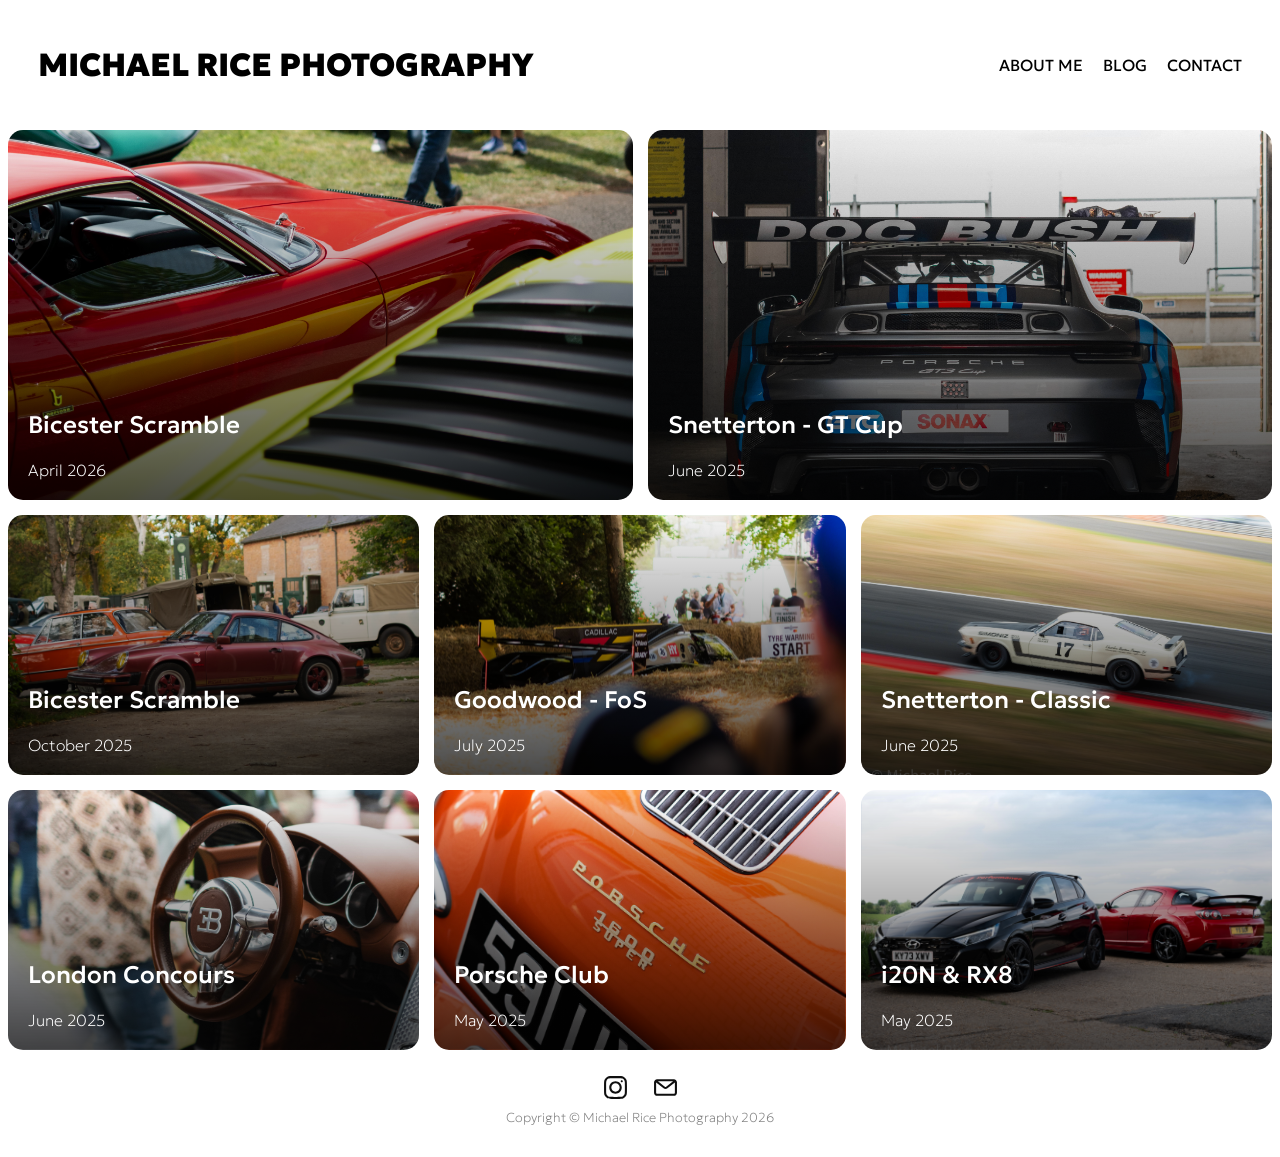
<file: index.html>
<!DOCTYPE html>
<html lang="en">
    <head>
        <meta charset="utf-8">
        <title>Michael Rice Photography</title>
        <link rel="stylesheet" href="stylesheet.css">

        <link rel="preconnect" href="https://fonts.googleapis.com">
        <link rel="preconnect" href="https://fonts.gstatic.com" crossorigin>
        <link href="https://fonts.googleapis.com/css2?family=Geologica:wght,CRSV@100..900,0&display=swap" rel="stylesheet">

        <style>

            body {
            font-family: geologica;
            }
        
        </style>

    </head>


    <body>
    
    <div class="nav-bar">
        <h1 class="title">MICHAEL RICE PHOTOGRAPHY</h1>
        <ul class="options">
            <li><a href="/additional-pages/about-me.html">ABOUT ME</a></li>
            <li><a href="" target="_blank">BLOG</a></li>
            <li><a href="/additional-pages/contact-me.html">CONTACT</a></li>
        </ul>
    </div>

    <!-- Mid section -->

    <div class="highlights">

        <a href="/galleries/bicester-scramble-apr26.html" class="box-one">
            <h2>Bicester Scramble</h2>
            <div class="subheading">
                <p>April 2026</p>
                <!-- <p>view</p> -->
            </div>
        </a>

        <a href="/galleries/snetterton-gt-cup-jun25.html" class="box-two">
            <h2>Snetterton - GT Cup</h2>
            <div class="subheading">
                <p>June 2025</p>
                <!-- <p>view</p> -->
            </div> 
        </a>
        
    </div>

    <div class="catalogues">

        <a href="/galleries/bicester-scramble-apr26.html" class="box" id="box-one">
            <h2>Bicester Scramble</h2>
            <div class="subheading">
                <p>October 2025</p>
                <!-- <p>view</p> -->
            </div> 
        </a>

        <a href="/galleries/bicester-scramble-apr26.html" class="box" id="box-two">
            <h2>Goodwood - FoS</h2>
            <div class="subheading">
                <p>July 2025</p>
                <!-- <p>view</p> -->
            </div> 
        </a>

        <a href="/galleries/bicester-scramble-apr26.html" target="_blank" class="box" id="box-three">
            <h2>Snetterton - Classic</h2>
            <div class="subheading">
                <p>June 2025</p>
                <!-- <p>view</p> -->
            </div> 
        </a>

        <a href="/galleries/bicester-scramble-apr26.html" target="_blank" class="box" id="box-four">
            <h2>London Concours</h2>
            <div class="subheading">
                <p>June 2025</p>
                <!-- <p>view</p> -->
            </div> 
        </a>

        <a href="/galleries/bicester-scramble-apr26.html" class="box" id="box-five">
            <h2>Porsche Club</h2>
            <div class="subheading">
                <p>May 2025</p>
                <!-- <p>view</p> -->
            </div> 
        </a>

        <a href="/galleries/bicester-scramble-apr26.html" class="box" id="box-six">
            <h2>i20N & RX8</h2>
            <div class="subheading">
                <p>May 2025</p>
                <!-- <p>view</p> -->
            </div> 
        </a>
            
    </div>

    <footer>

        <div class="footer">
            <div class="icons">
                <a href="https://example.com" target="_blank" rel="noopener noreferrer"><img src="img/instagram-svgrepo-com.svg" alt="Instagram" width="25"></a>
                <a href="https://example.com" target="_blank" rel="noopener noreferrer"><img src="img/mail-svgrepo-com.svg" alt="Mail" width="25"></a>
            </div>
            <p class="copyright" style="margin-top: 0; margin-bottom: 13px;">Copyright &copy; Michael Rice Photography 2026</p>
        </div>

    </footer>




    </body>
</file>
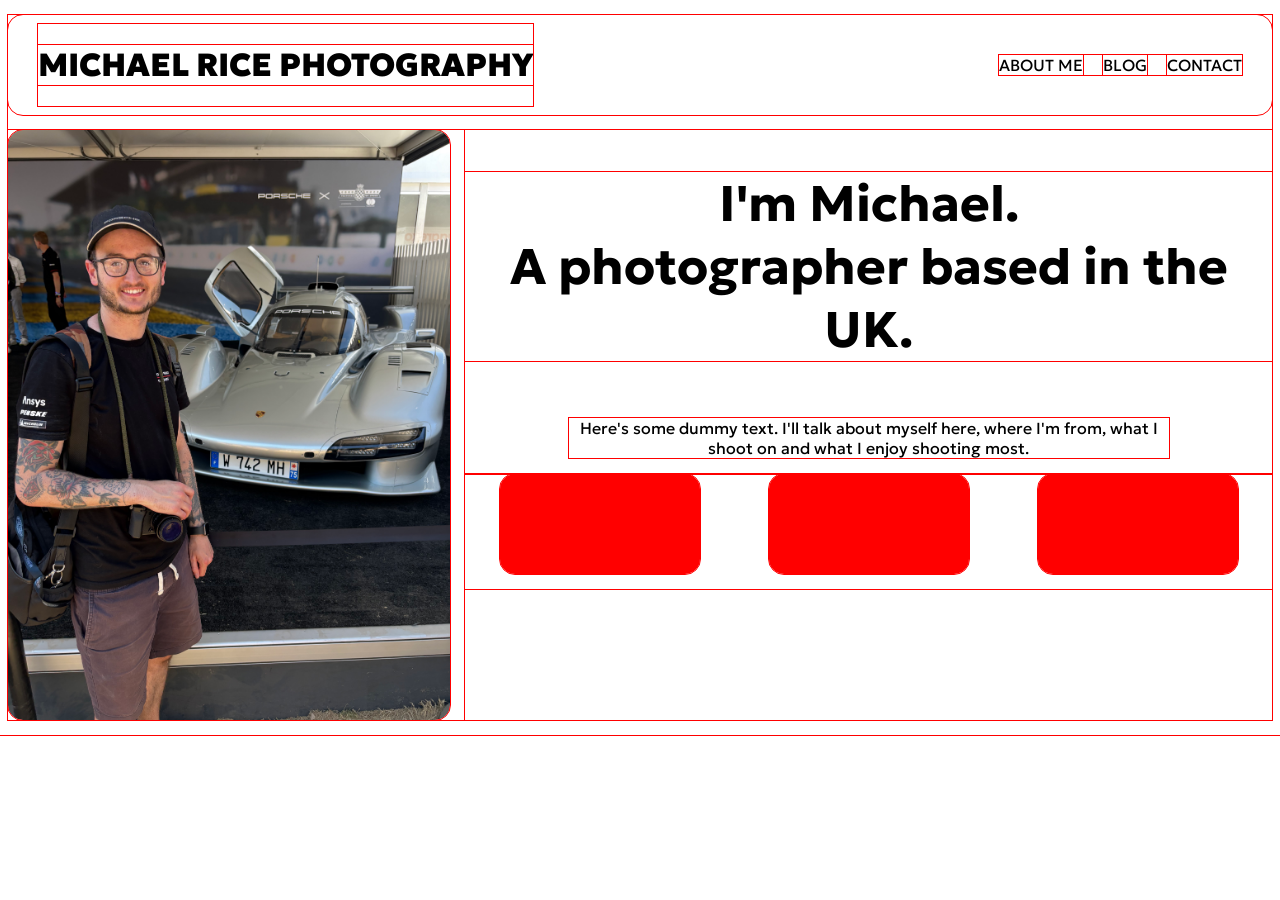
<file: additional-pages/about-me.html>
<!DOCTYPE html>
<html lang="en">
    <head>
        <meta charset="utf-8">
        <title>Michael Rice Photography - About Me</title>
        <link rel="stylesheet" href="/additional-pages/about-stylesheet.css">

        <link rel="preconnect" href="https://fonts.googleapis.com">
        <link rel="preconnect" href="https://fonts.gstatic.com" crossorigin>
        <link href="https://fonts.googleapis.com/css2?family=Geologica:wght,CRSV@100..900,0&display=swap" rel="stylesheet">

        <style>

            body {
            font-family: geologica;
            }
        
        </style>

    </head>

    <body>

    <div class="nav-bar">
        <a href="/index.html"><h1 class="title">MICHAEL RICE PHOTOGRAPHY</h1></a>
        <ul class="options">
            <li><a href="/additional-pages/about-me.html">ABOUT ME</a></li>
            <li><a href="" target="_blank">BLOG</a></li>
            <li><a href="/additional-pages/contact-me.html">CONTACT</a></li>
        </ul>
    </div>

    <div class="main-container">
        <img class="michael" src="/img/IMG_0470.jpg">
        <div class="information">
            <div class="copy">
                <h2>I'm Michael.<br>A photographer based in the UK.</h2>
                <p>Here's some dummy text. I'll talk about myself here, where I'm from, what I shoot on and what I enjoy shooting most.</p>
            </div>
            <div class="boxes">
                <div class="box-one">

                </div>
                
                <div class="box-two">

                </div>
                <div class="box-three">

                </div>

            </div>
        </div>
    </div>
</file>
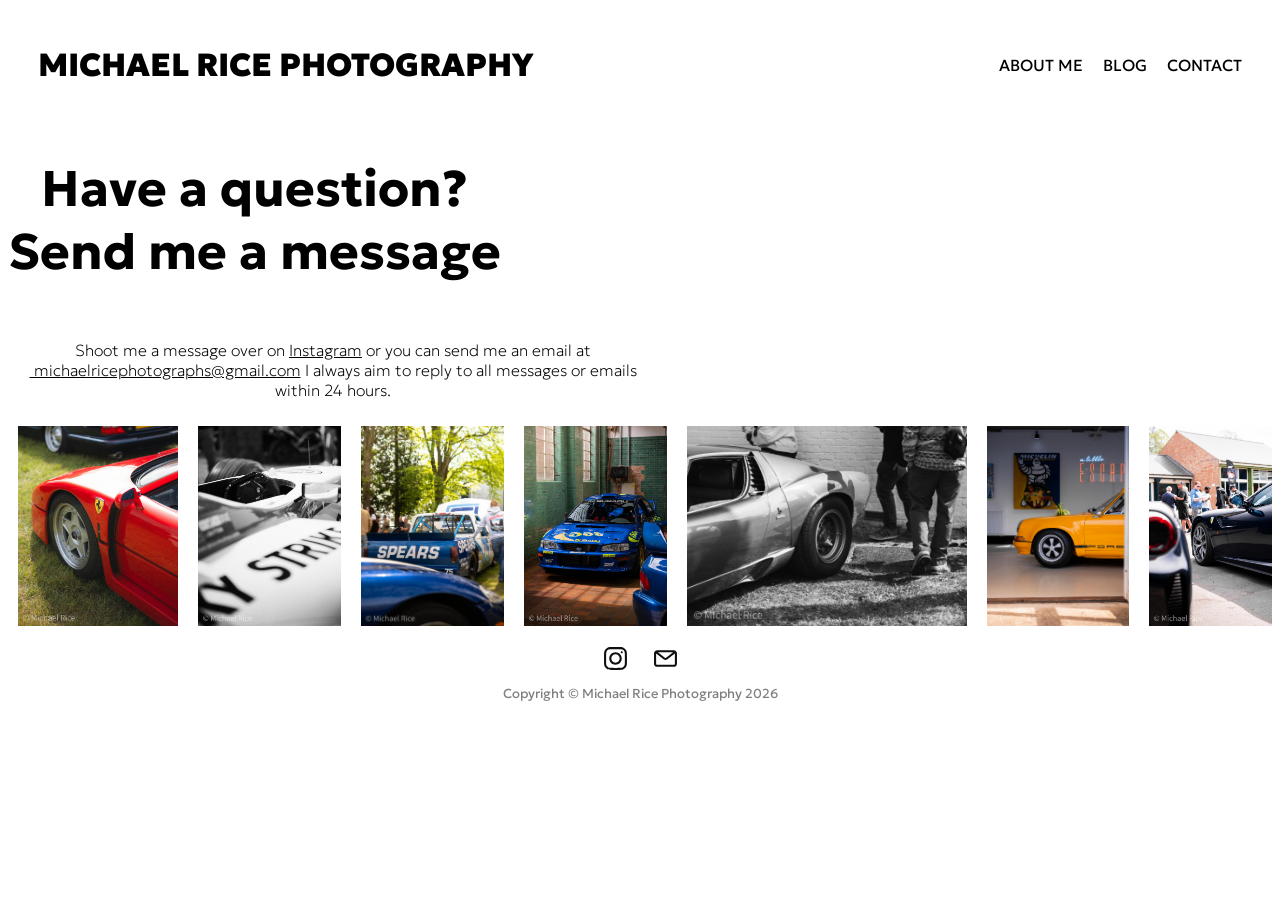
<file: additional-pages/contact-me.html>
<!DOCTYPE html>
<html lang="en">
    <head>
        <meta charset="utf-8">
        <title>Michael Rice Photography - Contact Me</title>
        <link rel="stylesheet" href="/additional-pages/contact-stylesheet.css">

        <link rel="preconnect" href="https://fonts.googleapis.com">
        <link rel="preconnect" href="https://fonts.gstatic.com" crossorigin>
        <link href="https://fonts.googleapis.com/css2?family=Geologica:wght,CRSV@100..900,0&display=swap" rel="stylesheet">

        <style>

            body {
            font-family: geologica;
            }
        
        </style>

    </head>


    <body>

    <div class="nav-bar">
        <a href="/index.html"><h1 class="title">MICHAEL RICE PHOTOGRAPHY</h1></a>
        <ul class="options">
            <li><a href="/additional-pages/about-me.html">ABOUT ME</a></li>
            <li><a href="" target="_blank">BLOG</a></li>
            <li><a href="/additional-pages/contact-me.html">CONTACT</a></li>
        </ul>
    </div>

    <!-- Contact form section -->

    <h2>Have a question? <br> Send me a message</h2>
    <!-- <p>Here's some text about the day and some more info about the photos I took. Here's some more text about the day and even more info about the photos I took.</p> -->
    <div class="messages">
        <p>Shoot me a message over on <a href="https://www.instagram.com/michaelricephotography/?__d=11" target="_blank" style="text-decoration: underline;">Instagram</a> or you can send me an email at <a href="mailto:michaelricephotographs@gmail.com" style="text-decoration: underline;">&nbsp;michaelricephotographs@gmail.com</a>&nbsp;I always aim to reply to all messages or emails within 24 hours.</p>
    
    </div>

    <!-- <div class="container">
        <form action="action_page.php">

        <label for="fname">NAME</label>
        <input type="text" id="fname" name="firstname" placeholder="Your name...">

        <label for="lname">EMAIL</label>
        <input type="text" id="lname" name="lastname" placeholder="Your email...">

        <label for="subject">MESSAGE</label>
        <textarea id="subject" name="subject" placeholder="Start a conversation..." style="height:120px" style="border-width: 1px;"></textarea>

        <input type="submit" value="Submit">

        </form>
    </div> -->

    <div class="scroll-container">
        <!-- <p class="scroll-header">Scroll along to see some highlights.</p> -->
        <div class="scroll">
            <img src="/img/bicester-scramble-apr26/DSCF7051.jpg" alt="Ferrari F40">
            <img src="/img/bicester-scramble-apr26/DSCF7144.jpg" alt="2004 Forumla 1 Honda">
            <img src="/img/bicester-scramble-apr26/DSCF7166.jpg" alt="Nascar Trophy Truck">
            <img src="/img/bicester-scramble-apr26/DSCF7215.jpg" alt="Subaru Rally car">
            <img src="/img/bicester-scramble-apr26/DSCF7103.jpg" alt="Lamborghini Muira">
            <img src="/img/bicester-scramble-apr26/DSCF7235.jpg" alt="Porsche 911">
            <img src="/img/bicester-scramble-apr26/DSCF7238.jpg" alt="Ferrari 599">
        </div>
    </div>



    <footer>

        <div class="footer">
            <div class="icons">
                <a href="https://example.com" target="_blank" rel="noopener noreferrer"><img src="/img/instagram-svgrepo-com.svg" alt="Instagram" width="25"></a>
                <a href="https://example.com" target="_blank" rel="noopener noreferrer"><img src="/img/mail-svgrepo-com.svg" alt="Mail" width="25"></a>
            </div>
            <p class="copyright" style="margin-top: 0; margin-bottom: 13px;">Copyright &copy; Michael Rice Photography 2026</p>
        </div>

    </footer>




    </body>
</file>
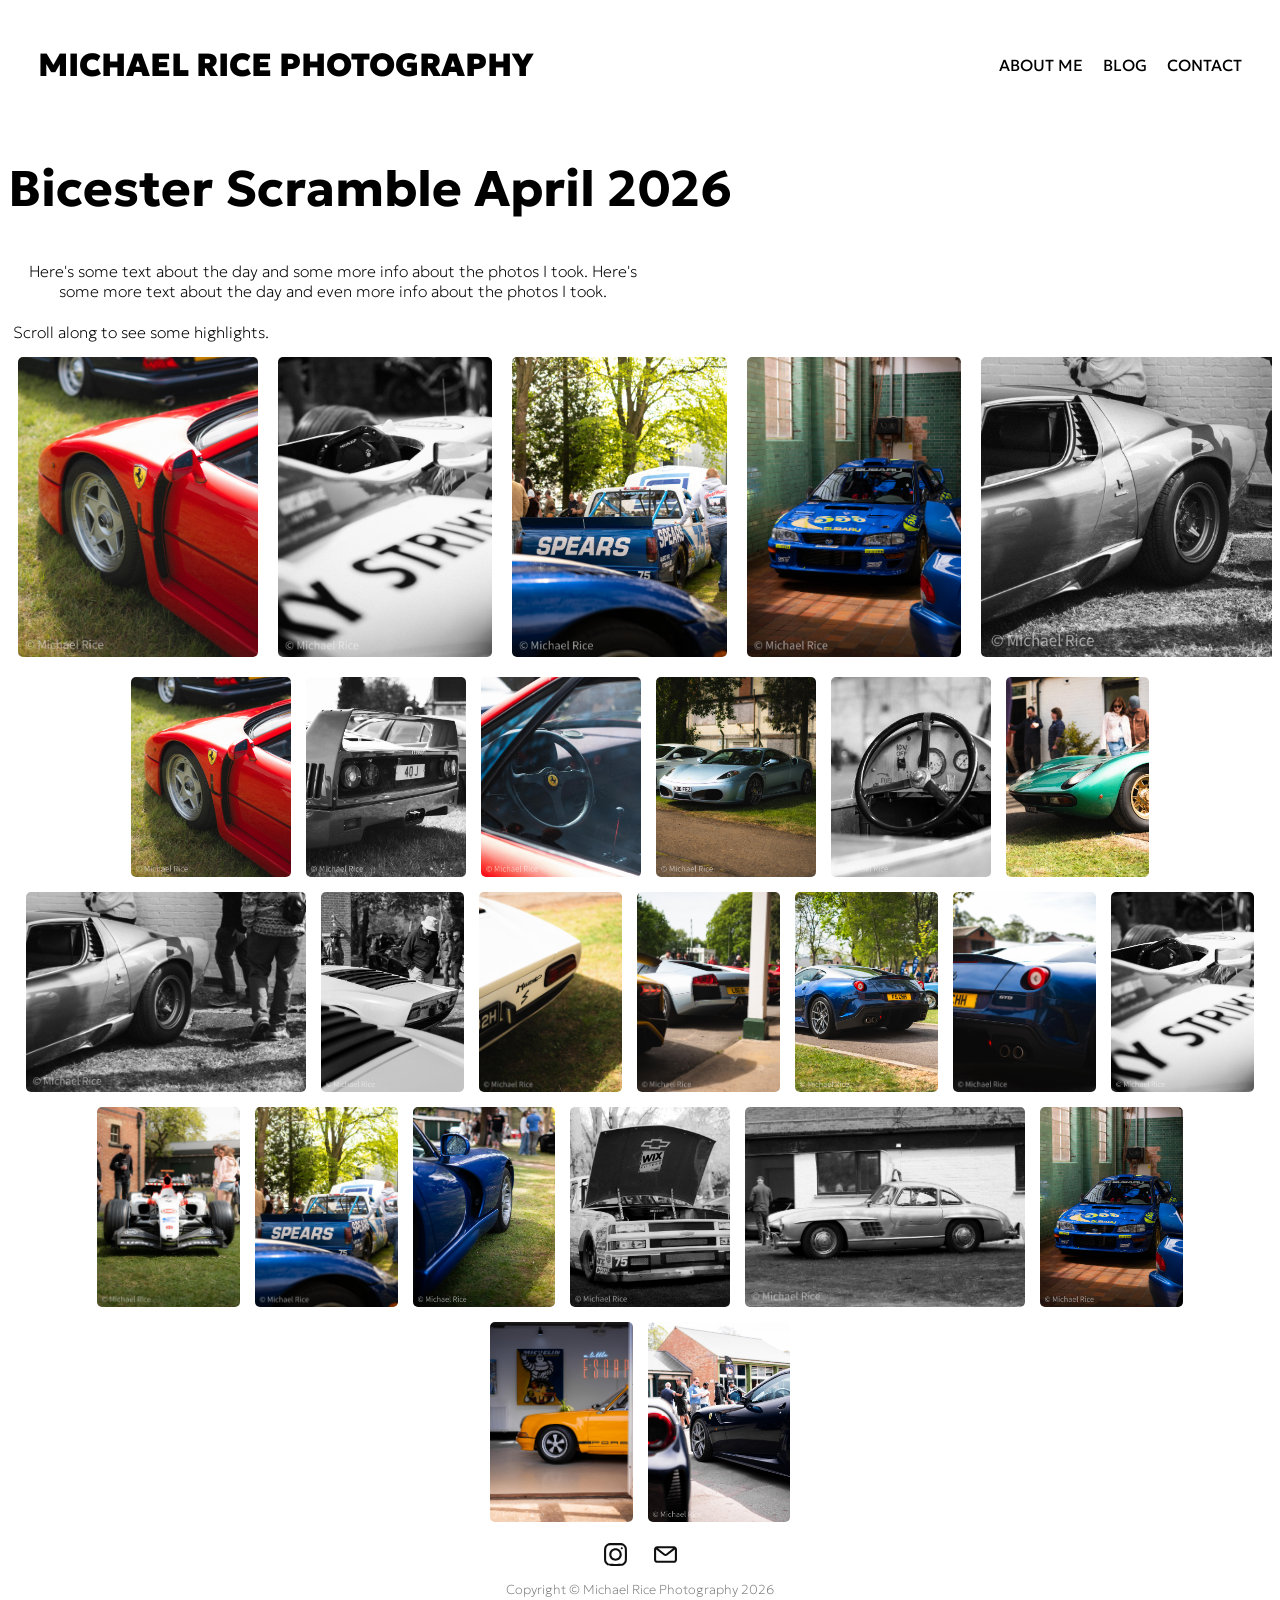
<file: galleries/bicester-scramble-apr26.html>
<!DOCTYPE html>
<html lang="en">
    <head>
        <meta charset="utf-8">
        <title>Michael Rice Photography - Bicester Scramble April 2026</title>
        <link rel="stylesheet" href="/galleries/gallerystylesheet.css">

        <link rel="preconnect" href="https://fonts.googleapis.com">
        <link rel="preconnect" href="https://fonts.gstatic.com" crossorigin>
        <link href="https://fonts.googleapis.com/css2?family=Geologica:wght,CRSV@100..900,0&display=swap" rel="stylesheet">

        <style>

            body {
            font-family: geologica;
            }
        
        </style>

    </head>


    <body>
    
    <div class="nav-bar">
        <a href="/index.html"><h1 class="title">MICHAEL RICE PHOTOGRAPHY</h1></a>
        <ul class="options">
            <li><a href="/additional-pages/about-me.html">ABOUT ME</a></li>
            <li><a href="" target="_blank">BLOG</a></li>
            <li><a href="/additional-pages/contact-me.html">CONTACT</a></li>
        </ul>
    </div>

    <h2>Bicester Scramble April 2026</h2>
    <p>Here's some text about the day and some more info about the photos I took. Here's some more text about the day and even more info about the photos I took.</p>

    <div class="scroll-container">
        <p class="scroll-header">Scroll along to see some highlights.</p>
        <div class="scroll">
            <img src="/img/bicester-scramble-apr26/DSCF7051.jpg" alt="Ferrari F40">
            <img src="/img/bicester-scramble-apr26/DSCF7144.jpg" alt="2004 Forumla 1 Honda">
            <img src="/img/bicester-scramble-apr26/DSCF7166.jpg" alt="Nascar Trophy Truck">
            <img src="/img/bicester-scramble-apr26/DSCF7215.jpg" alt="Subaru Rally car">
            <img src="/img/bicester-scramble-apr26/DSCF7103.jpg" alt="Lamborghini Muira">
            <img src="/img/bicester-scramble-apr26/DSCF7235.jpg" alt="Porsche 911">
            <img src="/img/bicester-scramble-apr26/DSCF7238.jpg" alt="Ferrari 599">
        </div>
    </div>

    <div class="gallery">
       <img class="photos" src="/img/bicester-scramble-apr26/gallery/DSCF7051.jpg" alt="">
       <img class="photos" src="/img/bicester-scramble-apr26/gallery/DSCF7055.jpg" alt="">
       <img class="photos" src="/img/bicester-scramble-apr26/gallery/DSCF7059.jpg" alt="">
       <img class="photos" src="/img/bicester-scramble-apr26/gallery/DSCF7065.jpg" alt="">
       <img class="photos" src="/img/bicester-scramble-apr26/gallery/DSCF7083.jpg" alt="">
       <img class="photos" src="/img/bicester-scramble-apr26/gallery/DSCF7102.jpg" alt="">
       <img class="photos" src="/img/bicester-scramble-apr26/gallery/DSCF7103.jpg" alt="">
       <img class="photos" src="/img/bicester-scramble-apr26/gallery/DSCF7107.jpg" alt="">
       <img class="photos" src="/img/bicester-scramble-apr26/gallery/DSCF7112.jpg" alt="">
       <img class="photos" src="/img/bicester-scramble-apr26/gallery/DSCF7118.jpg" alt="">
       <img class="photos" src="/img/bicester-scramble-apr26/gallery/DSCF7124.jpg" alt="">
       <img class="photos" src="/img/bicester-scramble-apr26/gallery/DSCF7131.jpg" alt="">
       <img class="photos" src="/img/bicester-scramble-apr26/gallery/DSCF7144.jpg" alt="">
       <img class="photos" src="/img/bicester-scramble-apr26/gallery/DSCF7157.jpg" alt="">
       <img class="photos" src="/img/bicester-scramble-apr26/gallery/DSCF7166.jpg" alt="">
       <img class="photos" src="/img/bicester-scramble-apr26/gallery/DSCF7171.jpg" alt="">
       <img class="photos" src="/img/bicester-scramble-apr26/gallery/DSCF7175.jpg" alt="">
       <img class="photos" src="/img/bicester-scramble-apr26/gallery/DSCF7199.jpg" alt="">
       <img class="photos" src="/img/bicester-scramble-apr26/gallery/DSCF7215.jpg" alt="">
       <img class="photos" src="/img/bicester-scramble-apr26/gallery/DSCF7235.jpg" alt="">
       <img class="photos" src="/img/bicester-scramble-apr26/gallery/DSCF7238.jpg" alt="">
    </div>

    <div class="lightbox" id="lightbox">
        <span class="close">&times;</span>

        <button class="prev">&#10094;</button>

        <img class="lightbox-img" id="lightbox-img">

        <button class="next">&#10095;</button>
    </div>

    <script>
const images = document.querySelectorAll(".photos");
const lightbox = document.getElementById("lightbox");
const lightboxImg = document.getElementById("lightbox-img");

const closeBtn = document.querySelector(".close");
const nextBtn = document.querySelector(".next");
const prevBtn = document.querySelector(".prev");

let currentIndex = 0;


// OPEN LIGHTBOX
images.forEach((img, index) => {
    img.addEventListener("click", () => {
        currentIndex = index;
        showImage();
        lightbox.classList.add("active");
    });
});


// SHOW CURRENT IMAGE
function showImage() {
    lightboxImg.src = images[currentIndex].src;
}


// CLOSE LIGHTBOX
function closeLightbox() {
    lightbox.classList.remove("active");
}

closeBtn.addEventListener("click", closeLightbox);


// CLOSE WHEN CLICKING BACKGROUND
lightbox.addEventListener("click", (e) => {
    if (e.target === lightbox) {
        closeLightbox();
    }
});


// NEXT IMAGE
nextBtn.addEventListener("click", (e) => {
    e.stopPropagation();

    currentIndex = (currentIndex + 1) % images.length;
    showImage();
});


// PREVIOUS IMAGE
prevBtn.addEventListener("click", (e) => {
    e.stopPropagation();

    currentIndex =
        (currentIndex - 1 + images.length) % images.length;

    showImage();
});


// KEYBOARD SUPPORT
document.addEventListener("keydown", (e) => {
    if (!lightbox.classList.contains("active")) return;

    if (e.key === "Escape") {
        closeLightbox();
    }

    if (e.key === "ArrowRight") {
        currentIndex = (currentIndex + 1) % images.length;
        showImage();
    }

    if (e.key === "ArrowLeft") {
        currentIndex =
            (currentIndex - 1 + images.length) % images.length;

        showImage();
    }
});
</script>


    <footer>

        <div class="footer">
            <div class="icons">
                <a href="https://example.com" target="_blank" rel="noopener noreferrer"><img src="/img/instagram-svgrepo-com.svg" alt="Instagram" width="25"></a>
                <a href="https://example.com" target="_blank" rel="noopener noreferrer"><img src="/img/mail-svgrepo-com.svg" alt="Mail" width="25"></a>
            </div>
            <p class="copyright" style="margin-top: 0; margin-bottom: 13px;">Copyright &copy; Michael Rice Photography 2026</p>
        </div>

    </footer>




    </body>
</file>
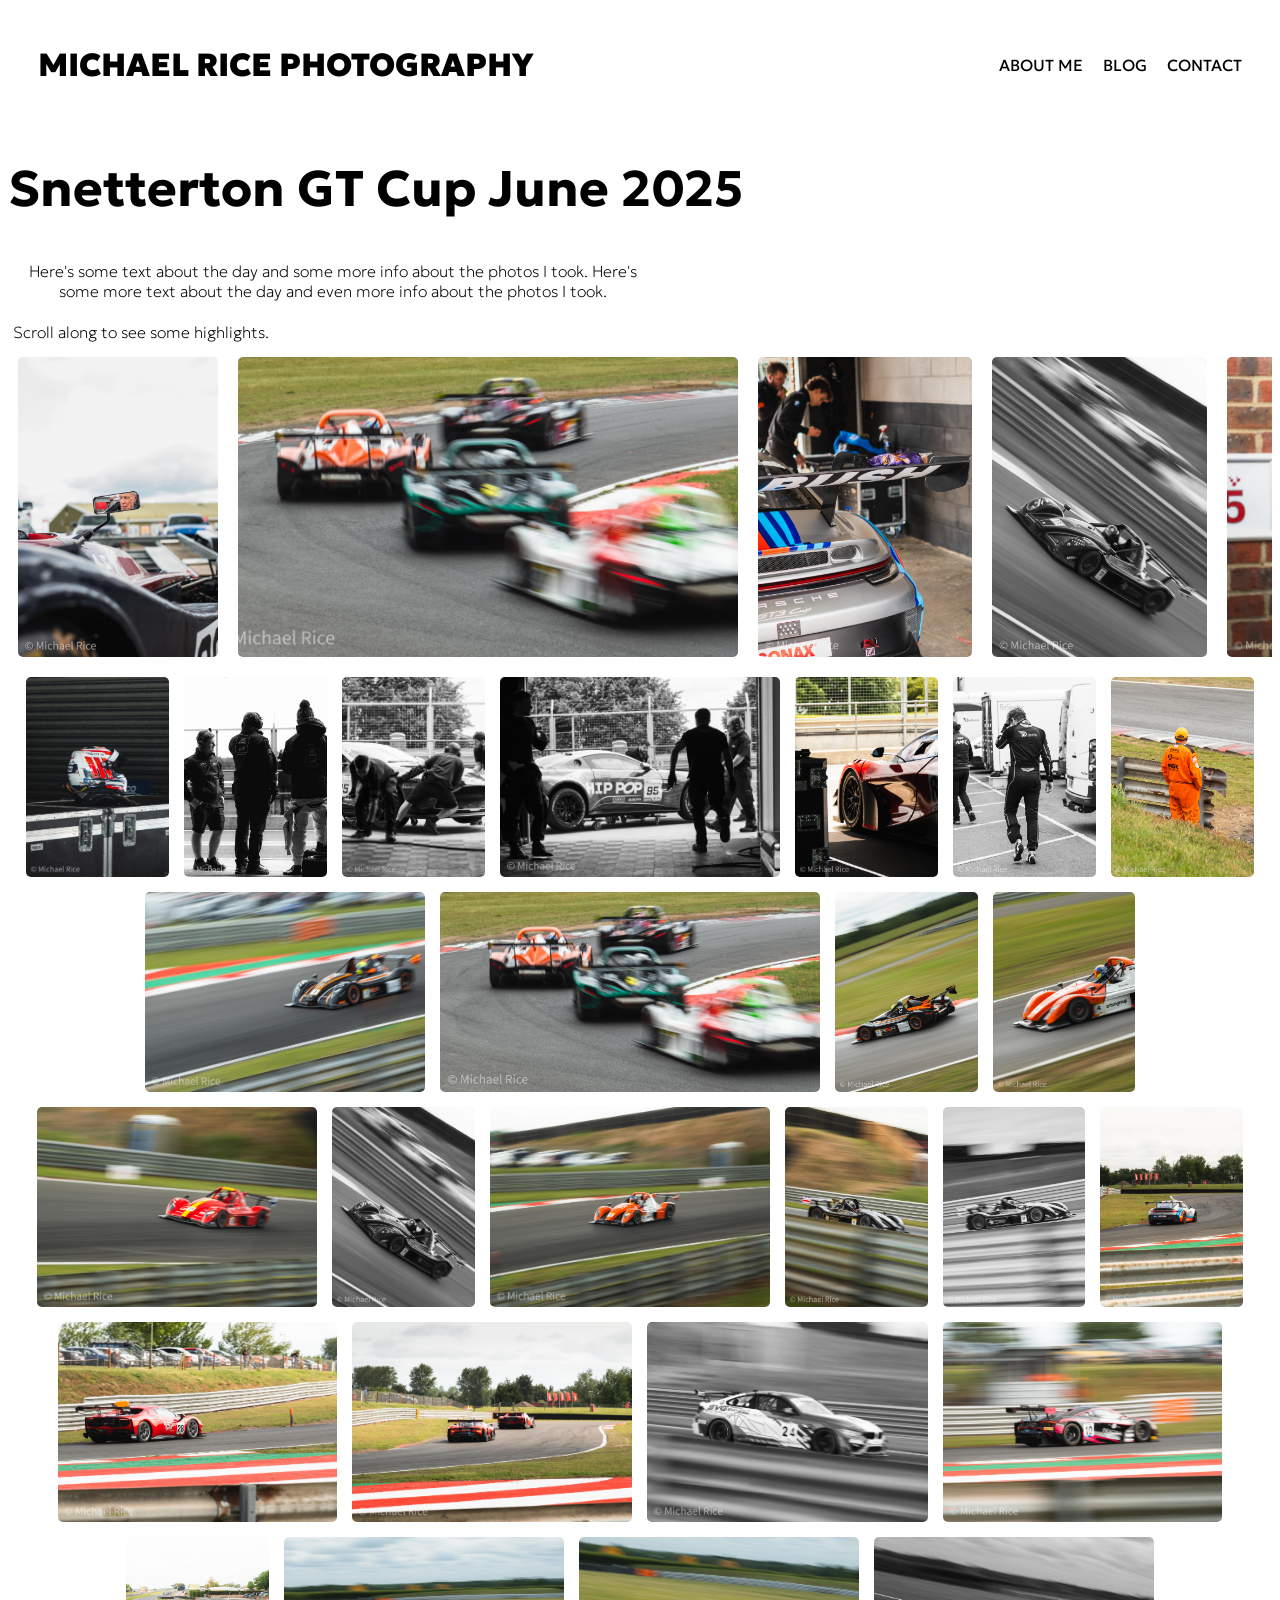
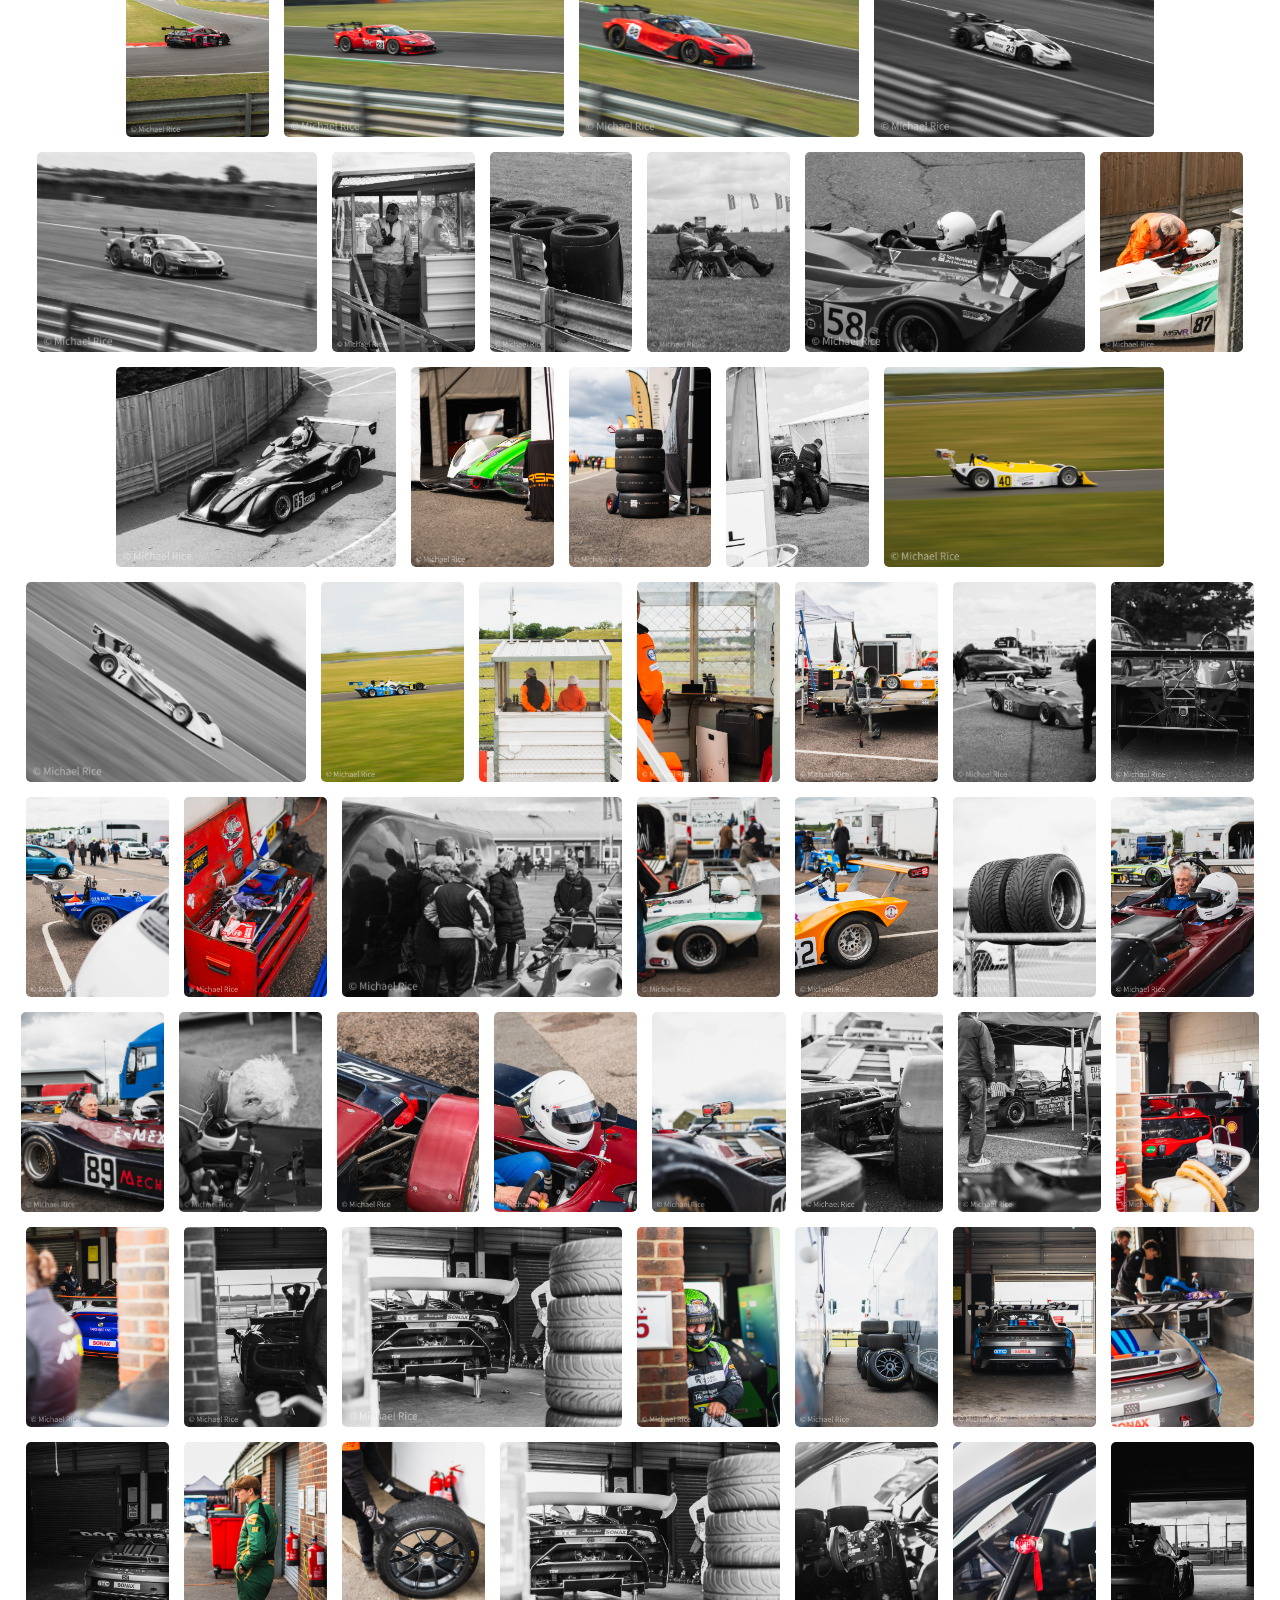
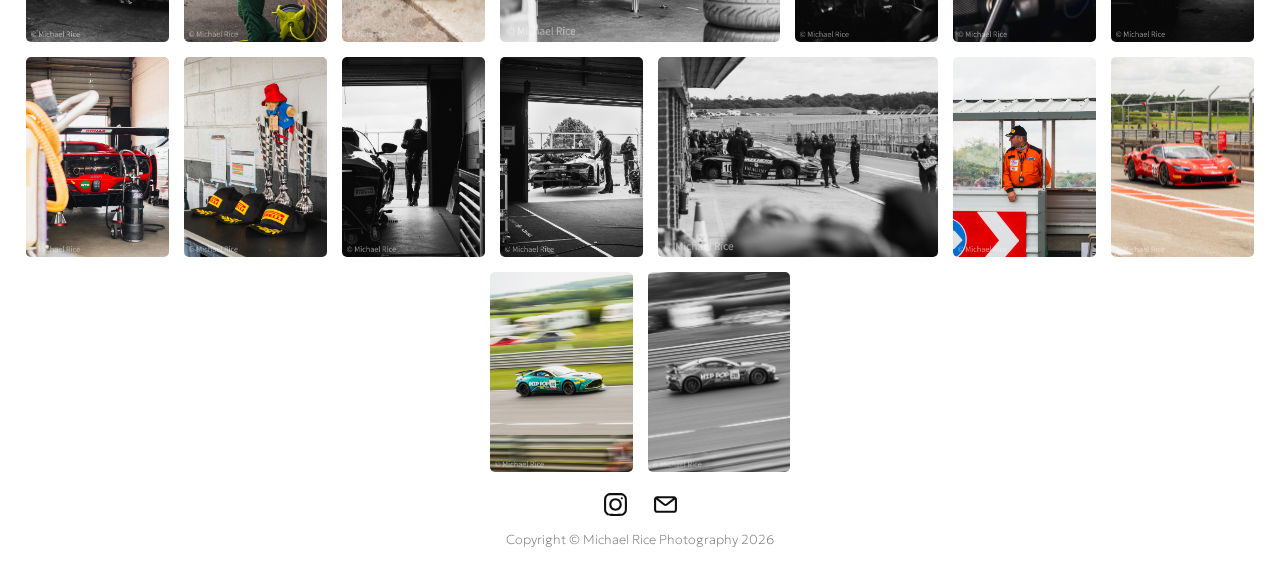
<file: galleries/snetterton-gt-cup-jun25.html>
<!DOCTYPE html>
<html lang="en">
    <head>
        <meta charset="utf-8">
        <title>Michael Rice Photography - Snetterton GT Cup June 2025</title>
        <link rel="stylesheet" href="/galleries/gallerystylesheet.css">

        <link rel="preconnect" href="https://fonts.googleapis.com">
        <link rel="preconnect" href="https://fonts.gstatic.com" crossorigin>
        <link href="https://fonts.googleapis.com/css2?family=Geologica:wght,CRSV@100..900,0&display=swap" rel="stylesheet">

        <style>

            body {
            font-family: geologica;
            }
        
        </style>

    </head>

    <body>
    
    <div class="nav-bar">
        <a href="/index.html"><h1 class="title">MICHAEL RICE PHOTOGRAPHY</h1></a>
        <ul class="options">
            <li><a href="/additional-pages/about-me.html">ABOUT ME</a></li>
            <li><a href="" target="_blank">BLOG</a></li>
            <li><a href="/additional-pages/contact-me.html">CONTACT</a></li>
        </ul>
    </div>

    <h2>Snetterton GT Cup June 2025</h2>
    <p>Here's some text about the day and some more info about the photos I took. Here's some more text about the day and even more info about the photos I took.</p>

    <div class="scroll-container">
        <p class="scroll-header">Scroll along to see some highlights.</p>
        <div class="scroll">
            <img src="/img/snetterton-gt-cup-jun25/DSCF9187.jpg" alt="">
            <img src="/img/snetterton-gt-cup-jun25/DSCF0347.jpg" alt="">
            <img src="/img/snetterton-gt-cup-jun25/DSCF9264.jpg" alt="">
            <img src="/img/snetterton-gt-cup-jun25/DSCF0543.jpg" alt="">
            <img src="/img/snetterton-gt-cup-jun25/DSCF9242.jpg" alt="">
            <img src="/img/snetterton-gt-cup-jun25/DSCF8115.jpg" alt="">
            <img src="/img/snetterton-gt-cup-jun25/DSCF8916.jpg" alt="">
        </div>
    </div>

    <div class="gallery">
       <img class="photos" src="/img/snetterton-gt-cup-jun25/DSCF0012.jpg" alt="">
       <img class="photos" src="/img/snetterton-gt-cup-jun25/DSCF0014.jpg" alt="">
       <img class="photos" src="/img/snetterton-gt-cup-jun25/DSCF0042.jpg" alt="">
       <img class="photos" src="/img/snetterton-gt-cup-jun25/DSCF0045.jpg" alt="">
       <img class="photos" src="/img/snetterton-gt-cup-jun25/DSCF0061.jpg" alt="">
       <img class="photos" src="/img/snetterton-gt-cup-jun25/DSCF0091.jpg" alt="">
       <img class="photos" src="/img/snetterton-gt-cup-jun25/DSCF0248.jpg" alt="">
       <img class="photos" src="/img/snetterton-gt-cup-jun25/DSCF0307.jpg" alt="">
       <img class="photos" src="/img/snetterton-gt-cup-jun25/DSCF0347.jpg" alt="">
       <img class="photos" src="/img/snetterton-gt-cup-jun25/DSCF0467.jpg" alt="">
       <img class="photos" src="/img/snetterton-gt-cup-jun25/DSCF0486.jpg" alt="">
       <img class="photos" src="/img/snetterton-gt-cup-jun25/DSCF0529.jpg" alt="">
       <img class="photos" src="/img/snetterton-gt-cup-jun25/DSCF0543.jpg" alt="">
       <img class="photos" src="/img/snetterton-gt-cup-jun25/DSCF0568.jpg" alt="">
       <img class="photos" src="/img/snetterton-gt-cup-jun25/DSCF0759.jpg" alt="">
       <img class="photos" src="/img/snetterton-gt-cup-jun25/DSCF0760.jpg" alt="">
       <img class="photos" src="/img/snetterton-gt-cup-jun25/DSCF8115.jpg" alt="">
       <img class="photos" src="/img/snetterton-gt-cup-jun25/DSCF8171.jpg" alt="">
       <img class="photos" src="/img/snetterton-gt-cup-jun25/DSCF8173.jpg" alt="">
       <img class="photos" src="/img/snetterton-gt-cup-jun25/DSCF8181.jpg" alt="">
       <img class="photos" src="/img/snetterton-gt-cup-jun25/DSCF8198.jpg" alt="">
       <img class="photos" src="/img/snetterton-gt-cup-jun25/DSCF8333.jpg" alt="">
       <img class="photos" src="/img/snetterton-gt-cup-jun25/DSCF8409.jpg" alt="">
       <img class="photos" src="/img/snetterton-gt-cup-jun25/DSCF8420.jpg" alt="">
       <img class="photos" src="/img/snetterton-gt-cup-jun25/DSCF8467.jpg" alt="">
       <img class="photos" src="/img/snetterton-gt-cup-jun25/DSCF8520.jpg" alt="">
       <img class="photos" src="/img/snetterton-gt-cup-jun25/DSCF8608.jpg" alt="">
       <img class="photos" src="/img/snetterton-gt-cup-jun25/DSCF8613.jpg" alt="">
       <img class="photos" src="/img/snetterton-gt-cup-jun25/DSCF8704.jpg" alt="">
       <img class="photos" src="/img/snetterton-gt-cup-jun25/DSCF8730.jpg" alt="">
       <img class="photos" src="/img/snetterton-gt-cup-jun25/DSCF8773.jpg" alt="">
       <img class="photos" src="/img/snetterton-gt-cup-jun25/DSCF8792.jpg" alt="">
       <img class="photos" src="/img/snetterton-gt-cup-jun25/DSCF8855.jpg" alt="">
       <img class="photos" src="/img/snetterton-gt-cup-jun25/DSCF8864.jpg" alt="">
       <img class="photos" src="/img/snetterton-gt-cup-jun25/DSCF8877.jpg" alt="">
       <img class="photos" src="/img/snetterton-gt-cup-jun25/DSCF8912.jpg" alt="">
       <img class="photos" src="/img/snetterton-gt-cup-jun25/DSCF8916.jpg" alt="">
       <img class="photos" src="/img/snetterton-gt-cup-jun25/DSCF8938.jpg" alt="">
       <img class="photos" src="/img/snetterton-gt-cup-jun25/DSCF9003.jpg" alt="">
       <img class="photos" src="/img/snetterton-gt-cup-jun25/DSCF9042.jpg" alt="">
       <img class="photos" src="/img/snetterton-gt-cup-jun25/DSCF9071.jpg" alt="">
       <img class="photos" src="/img/snetterton-gt-cup-jun25/DSCF9077.jpg" alt="">
       <img class="photos" src="/img/snetterton-gt-cup-jun25/DSCF9095.jpg" alt="">
       <img class="photos" src="/img/snetterton-gt-cup-jun25/DSCF9100.jpg" alt="">
       <img class="photos" src="/img/snetterton-gt-cup-jun25/DSCF9104.jpg" alt="">
       <img class="photos" src="/img/snetterton-gt-cup-jun25/DSCF9111.jpg" alt="">
       <img class="photos" src="/img/snetterton-gt-cup-jun25/DSCF9113.jpg" alt="">
       <img class="photos" src="/img/snetterton-gt-cup-jun25/DSCF9121.jpg" alt="">
       <img class="photos" src="/img/snetterton-gt-cup-jun25/DSCF9129.jpg" alt="">
       <img class="photos" src="/img/snetterton-gt-cup-jun25/DSCF9158.jpg" alt="">
       <img class="photos" src="/img/snetterton-gt-cup-jun25/DSCF9159.jpg" alt="">
       <img class="photos" src="/img/snetterton-gt-cup-jun25/DSCF9167.jpg" alt="">
       <img class="photos" src="/img/snetterton-gt-cup-jun25/DSCF9170.jpg" alt="">
       <img class="photos" src="/img/snetterton-gt-cup-jun25/DSCF9172.jpg" alt="">
       <img class="photos" src="/img/snetterton-gt-cup-jun25/DSCF9187.jpg" alt="">
       <img class="photos" src="/img/snetterton-gt-cup-jun25/DSCF9194.jpg" alt="">
       <img class="photos" src="/img/snetterton-gt-cup-jun25/DSCF9195.jpg" alt="">
       <img class="photos" src="/img/snetterton-gt-cup-jun25/DSCF9213.jpg" alt="">
       <img class="photos" src="/img/snetterton-gt-cup-jun25/DSCF9219.jpg" alt="">
       <img class="photos" src="/img/snetterton-gt-cup-jun25/DSCF9231.jpg" alt="">
       <img class="photos" src="/img/snetterton-gt-cup-jun25/DSCF9240.jpg" alt="">
       <img class="photos" src="/img/snetterton-gt-cup-jun25/DSCF9242.jpg" alt="">
       <img class="photos" src="/img/snetterton-gt-cup-jun25/DSCF9249.jpg" alt="">
       <img class="photos" src="/img/snetterton-gt-cup-jun25/DSCF9258.jpg" alt="">
       <img class="photos" src="/img/snetterton-gt-cup-jun25/DSCF9264.jpg" alt="">
       <img class="photos" src="/img/snetterton-gt-cup-jun25/DSCF9267.jpg" alt="">
       <img class="photos" src="/img/snetterton-gt-cup-jun25/DSCF9282.jpg" alt="">
       <img class="photos" src="/img/snetterton-gt-cup-jun25/DSCF9298.jpg" alt="">
       <img class="photos" src="/img/snetterton-gt-cup-jun25/DSCF9240.jpg" alt="">
       <img class="photos" src="/img/snetterton-gt-cup-jun25/DSCF9337.jpg" alt="">
       <img class="photos" src="/img/snetterton-gt-cup-jun25/DSCF9347.jpg" alt="">
       <img class="photos" src="/img/snetterton-gt-cup-jun25/DSCF9375.jpg" alt="">
       <img class="photos" src="/img/snetterton-gt-cup-jun25/DSCF9392.jpg" alt="">
       <img class="photos" src="/img/snetterton-gt-cup-jun25/DSCF9402.jpg" alt="">
       <img class="photos" src="/img/snetterton-gt-cup-jun25/DSCF9407.jpg" alt="">
       <img class="photos" src="/img/snetterton-gt-cup-jun25/DSCF9423.jpg" alt="">
       <img class="photos" src="/img/snetterton-gt-cup-jun25/DSCF9449.jpg" alt="">
       <img class="photos" src="/img/snetterton-gt-cup-jun25/DSCF9451.jpg" alt="">
       <img class="photos" src="/img/snetterton-gt-cup-jun25/DSCF9472.jpg" alt="">
       <img class="photos" src="/img/snetterton-gt-cup-jun25/DSCF9718.jpg" alt="">
       <img class="photos" src="/img/snetterton-gt-cup-jun25/DSCF9721.jpg" alt=""> 
    </div>

    <div class="lightbox" id="lightbox">
        <span class="close">&times;</span>

        <button class="prev">&#10094;</button>

        <img class="lightbox-img" id="lightbox-img">

        <button class="next">&#10095;</button>
    </div>

    <script>
const images = document.querySelectorAll(".photos");
const lightbox = document.getElementById("lightbox");
const lightboxImg = document.getElementById("lightbox-img");

const closeBtn = document.querySelector(".close");
const nextBtn = document.querySelector(".next");
const prevBtn = document.querySelector(".prev");

let currentIndex = 0;


// OPEN LIGHTBOX
images.forEach((img, index) => {
    img.addEventListener("click", () => {
        currentIndex = index;
        showImage();
        lightbox.classList.add("active");
    });
});


// SHOW CURRENT IMAGE
function showImage() {
    lightboxImg.src = images[currentIndex].src;
}


// CLOSE LIGHTBOX
function closeLightbox() {
    lightbox.classList.remove("active");
}

closeBtn.addEventListener("click", closeLightbox);


// CLOSE WHEN CLICKING BACKGROUND
lightbox.addEventListener("click", (e) => {
    if (e.target === lightbox) {
        closeLightbox();
    }
});


// NEXT IMAGE
nextBtn.addEventListener("click", (e) => {
    e.stopPropagation();

    currentIndex = (currentIndex + 1) % images.length;
    showImage();
});


// PREVIOUS IMAGE
prevBtn.addEventListener("click", (e) => {
    e.stopPropagation();

    currentIndex =
        (currentIndex - 1 + images.length) % images.length;

    showImage();
});


// KEYBOARD SUPPORT
document.addEventListener("keydown", (e) => {
    if (!lightbox.classList.contains("active")) return;

    if (e.key === "Escape") {
        closeLightbox();
    }

    if (e.key === "ArrowRight") {
        currentIndex = (currentIndex + 1) % images.length;
        showImage();
    }

    if (e.key === "ArrowLeft") {
        currentIndex =
            (currentIndex - 1 + images.length) % images.length;

        showImage();
    }
});
</script>


    <footer>

        <div class="footer">
            <div class="icons">
                <a href="https://example.com" target="_blank" rel="noopener noreferrer"><img src="/img/instagram-svgrepo-com.svg" alt="Instagram" width="25"></a>
                <a href="https://example.com" target="_blank" rel="noopener noreferrer"><img src="/img/mail-svgrepo-com.svg" alt="Mail" width="25"></a>
            </div>
            <p class="copyright" style="margin-top: 0; margin-bottom: 13px;">Copyright &copy; Michael Rice Photography 2026</p>
        </div>

    </footer>




    </body>
</file>
<file: stylesheet.css>
/* * {
    outline: .5px solid red;
} */


.title {
  font-family: 'geologica', sans-serif;
  font-weight: 900;
}

h2 {
    font-weight: 500;
    color: white;
}

p {
    font-weight: 100;
    color: white;
}

a:link,
a:visited,
a:active {
  color: #000000;
  text-decoration: none;
  opacity: 100%;
}

/* a:hover {
  color: #000000;
  opacity: 50%;
} */

ul {
  list-style-type: none;
  margin: 0;
  padding: 0;
}

a.box-link:link,
a.box-link:visited,
a.box-link:active {
  color: #ffffff;
  text-decoration: none;
  opacity: 100%;
}

a.box-link:hover {
  color: #ffffff;
  opacity: 50%;
}

/* Header section */

.nav-bar {
  /* background-color: #c6e8f6; */
  border-radius: 15px;
  border-color: #000000;
  display: flex;
  align-items: center;
  justify-content: space-between;
  height: 100px;
  padding: 0 30px 0 30px;
  margin: 15px 0px;
}

.options {
    display: flex;
    text-align: center;
    gap: 20px;
}

/* Highlight section */

.highlights {
    display: flex;
    align-items: center;
    justify-content: space-between;
    gap: 15px;
    margin: 15px 0px;
}

.box-one,
.box-two {
    border-radius: 15px;
    background-color: #c6e8f6;
    flex: 1 1 0;
    padding: 150px 20px 20px 20px;
    min-width: 300px;
    height: 200px;
    /* color: white; */
    display: flex;
    flex-direction: column;
    justify-content: flex-end;
}

.box-one {
  background: linear-gradient(to top, rgba(0,0,0,0.7), transparent),
  url("img/bicester-scramble-apr26-cover.jpg");
  background-size: cover;
  background-position: center;
}

.box-two {
  background: linear-gradient(to top, rgba(0,0,0,0.7), transparent), url("img/snetterton-june25-cover.jpg");
  background-size: cover;
  background-position: center;
}

.subheading, p {
    display: flex;
    justify-content: space-between;
    margin: 0;
}

/* Gallery section */

.catalogues {
    display: flex;
    flex-wrap: wrap;
    gap: 15px;
    margin: 15px 0;
    justify-content: flex-start;
}

.box {
    border-radius: 15px;
    background-color: #c6e8f6;
    padding: 150px 20px 20px;
    min-width: 150px;
    flex: 0 1 calc((100% - 30px) / 3);
    box-sizing: border-box;
    color: white;
    display: flex;
    flex-direction: column;
    justify-content: flex-end;
}

#box-one {
    background: linear-gradient(to top, rgba(0,0,0,0.7), transparent), url("img/bicester-scramble-oct25-cover.jpg");
  background-size: cover;
  background-position: center;
}

#box-two {
    background: linear-gradient(to top, rgba(0,0,0,0.7), transparent), url("img/goodwood-fos-jul25-cover.jpg");
  background-size: cover;
  background-position: center;
}

#box-three {
    background: linear-gradient(to top, rgba(0,0,0,0.7), transparent), url("img/snetterton-classic-june25-cover.jpg");
  background-size: cover;
  background-position: center;
}

#box-four {
    background: linear-gradient(to top, rgba(0,0,0,0.7), transparent), url("img/london-concours-june25-cover.jpg");
  background-size: cover;
  background-position: center;
}

#box-five {
    background: linear-gradient(to top, rgba(0,0,0,0.7), transparent), url("img/porsche-club-may25-cover.jpg");
  background-size: cover;
  background-position: center;
}

#box-six {
    background: linear-gradient(to top, rgba(0,0,0,0.7), transparent), url("img/custom-shoot-may25-cover.jpg");
  background-size: cover;
  background-position: center;
}

/* Footer section */

.footer {
    border-radius: 15px;
    /* background-color: #c6e8f6; */
    padding: 10px;
    font-size: small;
    display: flex;
    justify-content: center;
    align-items: center;
    flex-direction: column;
}

.icons {
    display: flex;
    gap: 25px;
    padding: 0px 0px 5px 0px;
}

.copyright {
    color: #000000;
    opacity: 50%;
}
</file>
<file: additional-pages/about-stylesheet.css>
* {
    outline: .5px solid red;
}


.title {
  font-family: 'geologica', sans-serif;
  font-weight: 900;
}

h1 {
    font-weight: 200;
    display: flex;
    justify-content: center;
}

h2 {
    display: flex;
    justify-self: center;
    font-size: 50px;
    /* text-decoration: underline; */
    text-align: center;
}

h3 {
    font-weight: 100;
    font-size: 15px;
}

a:link,
a:visited,
a:active {
  color: #000000;
  text-decoration: none;
  opacity: 100%;
}

ul {
  list-style-type: none;
  margin: 0;
  padding: 0;
}

a.box-link:link,
a.box-link:visited,
a.box-link:active {
  color: #ffffff;
  text-decoration: none;
  opacity: 100%;
}

a.box-link:hover {
  color: #ffffff;
  opacity: 50%;
}

/* Header section */

.nav-bar {
  border-radius: 15px;
  border-color: #000000;
  display: flex;
  align-items: center;
  justify-content: space-between;
  height: 100px;
  padding: 0 30px 0 30px;
  margin: 15px 0px;
}

.options {
    display: flex;
    text-align: center;
    gap: 20px;
}

/* Main section */

.main-container {
    display: flex;
    justify-content: space-between;
    /* padding: 0 30px 0 30px; */
    margin: 15px 0px;
    gap: 15px;
}

.michael {
  object-fit: cover;
  width: 35%;
  /* height: auto; */
  border-radius: 15px;
}

.copy {
    display: flex;
    flex-direction: column;
    text-align: center;
    align-items: center;
}

p {
    max-width: 600px;
}

.boxes {
    display: flex;
    justify-content: space-around;
    flex-wrap: wrap;

    
}

.box-one,
.box-two,
.box-three {
    width: 200px;
    height: 100px;
    background: red;
    border-radius: 15px;
    margin-bottom: 15px;
}
</file>
<file: additional-pages/contact-stylesheet.css>
/* * {
    outline: .5px solid red;
} */


.title {
  font-family: 'geologica', sans-serif;
  font-weight: 900;
}

h1 {
    font-weight: 200;
    display: flex;
    justify-content: center;
}

h2 {
    display: flex;
    justify-self: center;
    font-size: 50px;
    /* text-decoration: underline; */
    text-align: center;
}

h3 {
    font-weight: 100;
    font-size: 15px;
}

a:link,
a:visited,
a:active {
  color: #000000;
  text-decoration: none;
  opacity: 100%;
}

ul {
  list-style-type: none;
  margin: 0;
  padding: 0;
}

a.box-link:link,
a.box-link:visited,
a.box-link:active {
  color: #ffffff;
  text-decoration: none;
  opacity: 100%;
}

a.box-link:hover {
  color: #ffffff;
  opacity: 50%;
}

/* Header section */

.nav-bar {
  border-radius: 15px;
  border-color: #000000;
  display: flex;
  align-items: center;
  justify-content: space-between;
  height: 100px;
  padding: 0 30px 0 30px;
  margin: 15px 0px;
}

.options {
    display: flex;
    text-align: center;
    gap: 20px;
}

/* Message section */

.messages {
    display: flex;
    text-align: center;
    justify-self: center;
    font-weight: 100;
    max-width: 650px;
}

/* Contact form section */

/* .container {
  border-radius: 15px;
  padding: 20px;
  display: flex;
  justify-content: center;
  text-align: center;
}

input[type=text], select, textarea {
    width: 100%;
    padding: 12px;
    border-radius: 5px;
    border-width: 1px;
    box-sizing: border-box;
    margin-top: 6px;
    margin-bottom: 16px;
    resize: vertical;
    font-family: 'geologica', sans-serif;
}

input[type=submit] {
    color: black;
    padding: 12px 20px;
    border-radius: 5px;
    border-color: #000000;
    border-width: 1px;
    cursor: pointer;
    font-family: 'geologica', sans-serif;
    background-color: #ffffff;
}

input[type=submit]:hover {
  background-color: rgb(231, 231, 231);
} */

/* Scroll section */

.scroll-container {
    border-radius: 15px;
}

/* .scroll-header {
    margin: 0;
    padding: 5px;
} */

div.scroll {
    background-color: white;
    overflow-x: auto;
    white-space: nowrap;
    display: flex;
}

div.scroll img {
    width: 400px;       /* control image size */
    height: 200px;      /* optional */
    object-fit: cover;  /* keeps cropping nice */
    padding: 10px;
    border-radius: 10px;
}

/* Footer section */

.footer {
    border-radius: 15px;
    font-size: small;
    display: flex;
    justify-content: center;
    align-items: center;
    flex-direction: column;
}

.icons {
    display: flex;
    gap: 25px;
    margin: 10px;
}

.copyright {
    color: #000000;
    opacity: 50%;
}
</file>
<file: galleries/gallerystylesheet.css>
/* * {
    outline: .5px solid red;
} */


.title {
  font-family: 'geologica', sans-serif;
  font-weight: 900;
}

h1 {
    font-weight: 200;
    display: flex;
    justify-content: center;
}

h2 {
    display: flex;
    justify-self: center;
    font-size: 50px;
    /* text-decoration: underline; */
    text-align: center;
}

p {
    display: flex;
    justify-self: center;
    font-weight: 100;
    max-width: 650px;
    text-align: center;
}

a:link,
a:visited,
a:active {
  color: #000000;
  text-decoration: none;
  opacity: 100%;
}

/* a:hover {
  color: #000000;
  opacity: 50%;
} */

ul {
  list-style-type: none;
  margin: 0;
  padding: 0;
}

a.box-link:link,
a.box-link:visited,
a.box-link:active {
  color: #ffffff;
  text-decoration: none;
  opacity: 100%;
}

a.box-link:hover {
  color: #ffffff;
  opacity: 50%;
}

/* Header section */

.nav-bar {
  border-radius: 15px;
  border-color: #000000;
  display: flex;
  align-items: center;
  justify-content: space-between;
  height: 100px;
  padding: 0 30px 0 30px;
  margin: 15px 0px;
}

.options {
    display: flex;
    text-align: center;
    gap: 20px;
}

/* Scroll section */

.scroll-container {
    border-radius: 15px;
}

.scroll-header {
    margin: 0;
    padding: 5px;
    /* font-size: 20px; */
}

div.scroll {
    background-color: white;
    overflow-x: auto;
    white-space: nowrap;
    display: flex;
}

div.scroll img {
    width: 500px;       /* control image size */
    height: 300px;      /* optional */
    object-fit: cover;  /* keeps cropping nice */
    padding: 10px;
    border-radius: 15px;
}

/* Gallery section */

.gallery {
    gap: 15px;
    border-radius: 15px;
    padding: 10px;
    display: flex;
    flex-wrap: wrap;
    justify-content: center;
    /* flex-direction:row-reverse; */
}

.photos {
    width: auto;
    height: 200px;
    object-fit: contain;
    border-radius: 5px;
}

.lightbox {
    position: fixed;
    inset: 0;
    background: rgba(0,0,0,0.85);

    display: flex;
    justify-content: center;
    align-items: center;

    opacity: 0;
    visibility: hidden;

    transition: opacity 0.3s ease;

    z-index: 9999;
}

.lightbox.active {
    opacity: 1;
    visibility: visible;
}

.lightbox-img {
    max-width: 90%;
    max-height: 85vh;
    border-radius: 5px;

    animation: zoom 0.3s ease;
}

@keyframes zoom {
    from {
        transform: scale(0.8);
        opacity: 0;
    }
    to {
        transform: scale(1);
        opacity: 1;
    }
}

/* CLOSE BUTTON */
.close {
    position: absolute;
    top: 20px;
    right: 30px;
    color: white;
    font-size: 20px;
    cursor: pointer;
    opacity: 25%;
    user-select: none;
}

/* ARROWS */
.prev,
.next {
    position: absolute;
    top: 50%;
    transform: translateY(-50%);
    background: transparent;
    border: none;
    color: white;
    font-size: 20px;
    padding: 10px 18px;
    cursor: pointer;
    opacity: 50%;
}

.prev:hover,
.next:hover {
    background: transparent;
    opacity: 25%;
}

.prev {
    left: 20px;
}

.next {
    right: 20px;
}

/* Footer section */

.footer {
    border-radius: 15px;
    /* background-color: #c6e8f6; */
    /* padding: 10px; */
    font-size: small;
    display: flex;
    justify-content: center;
    align-items: center;
    flex-direction: column;
}

.icons {
    display: flex;
    gap: 25px;
    margin: 10px;
}

.copyright {
    color: #000000;
    opacity: 50%;
}
</file>
